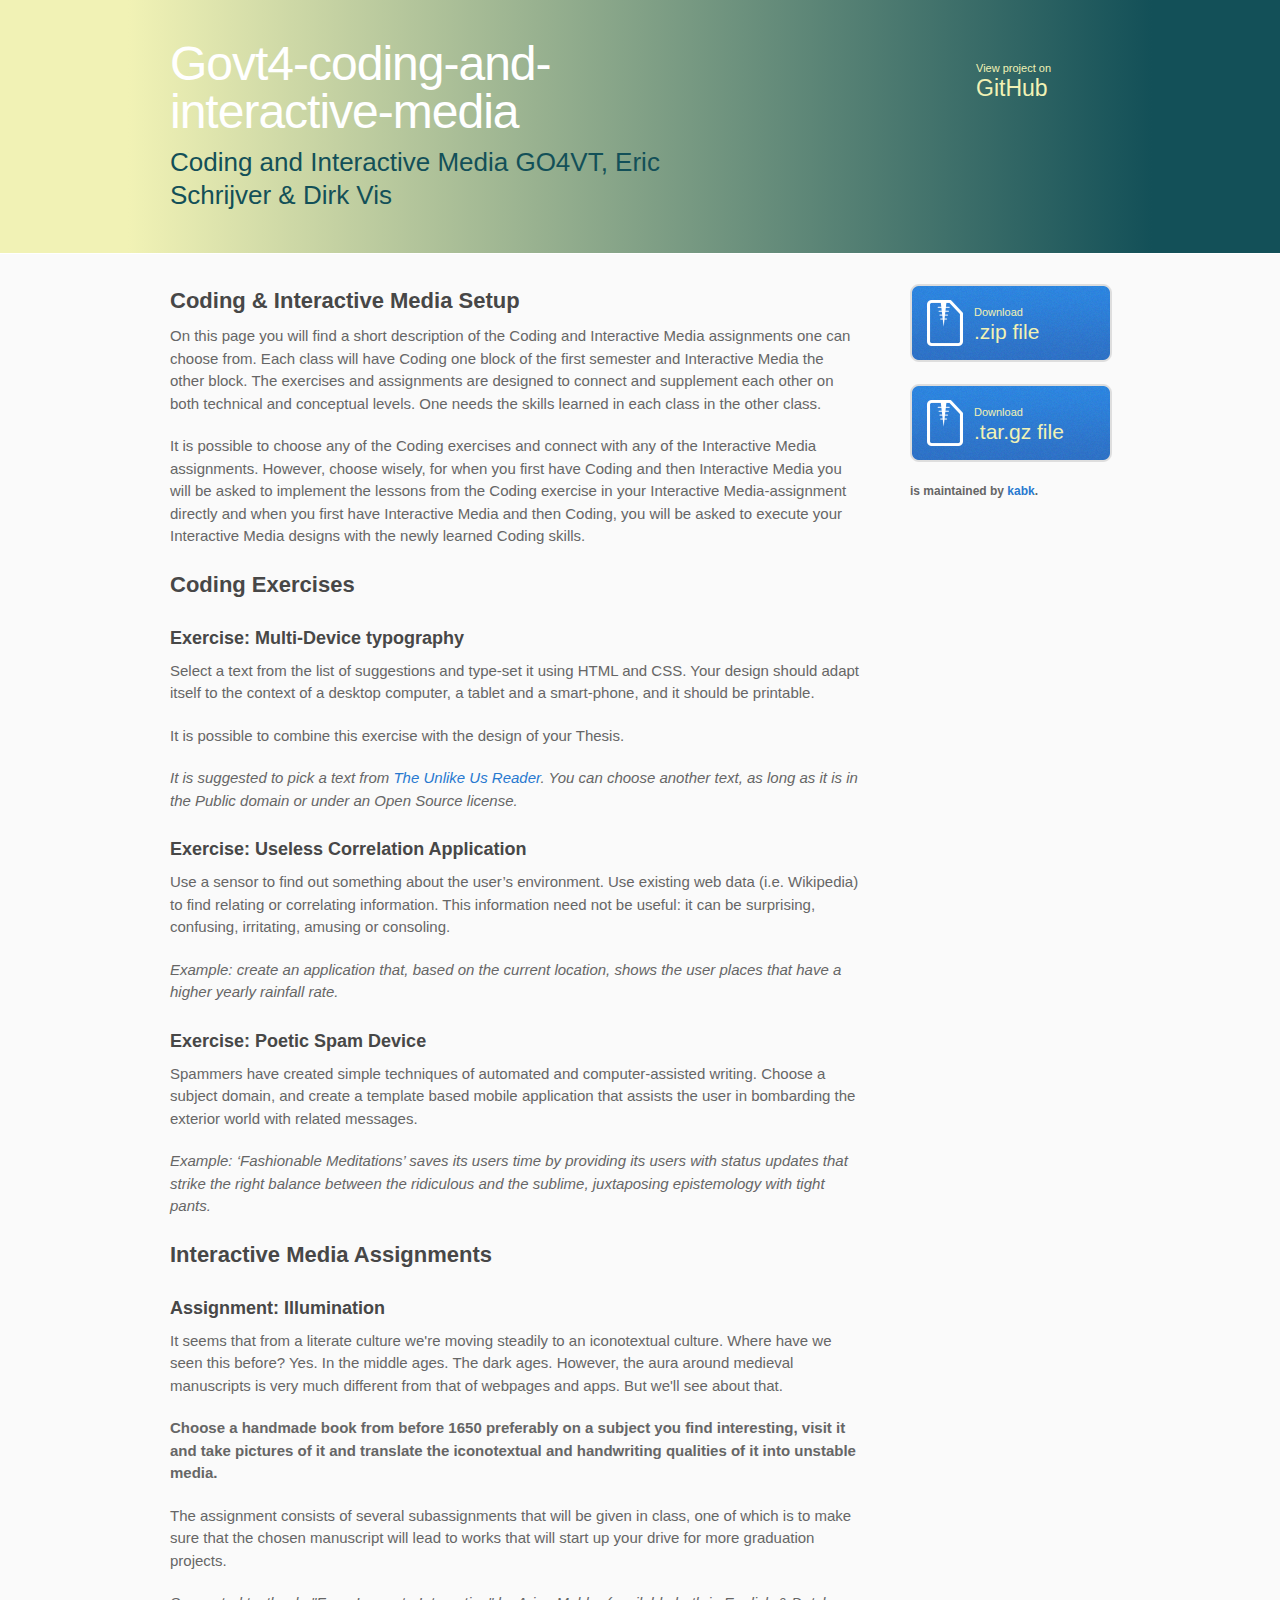
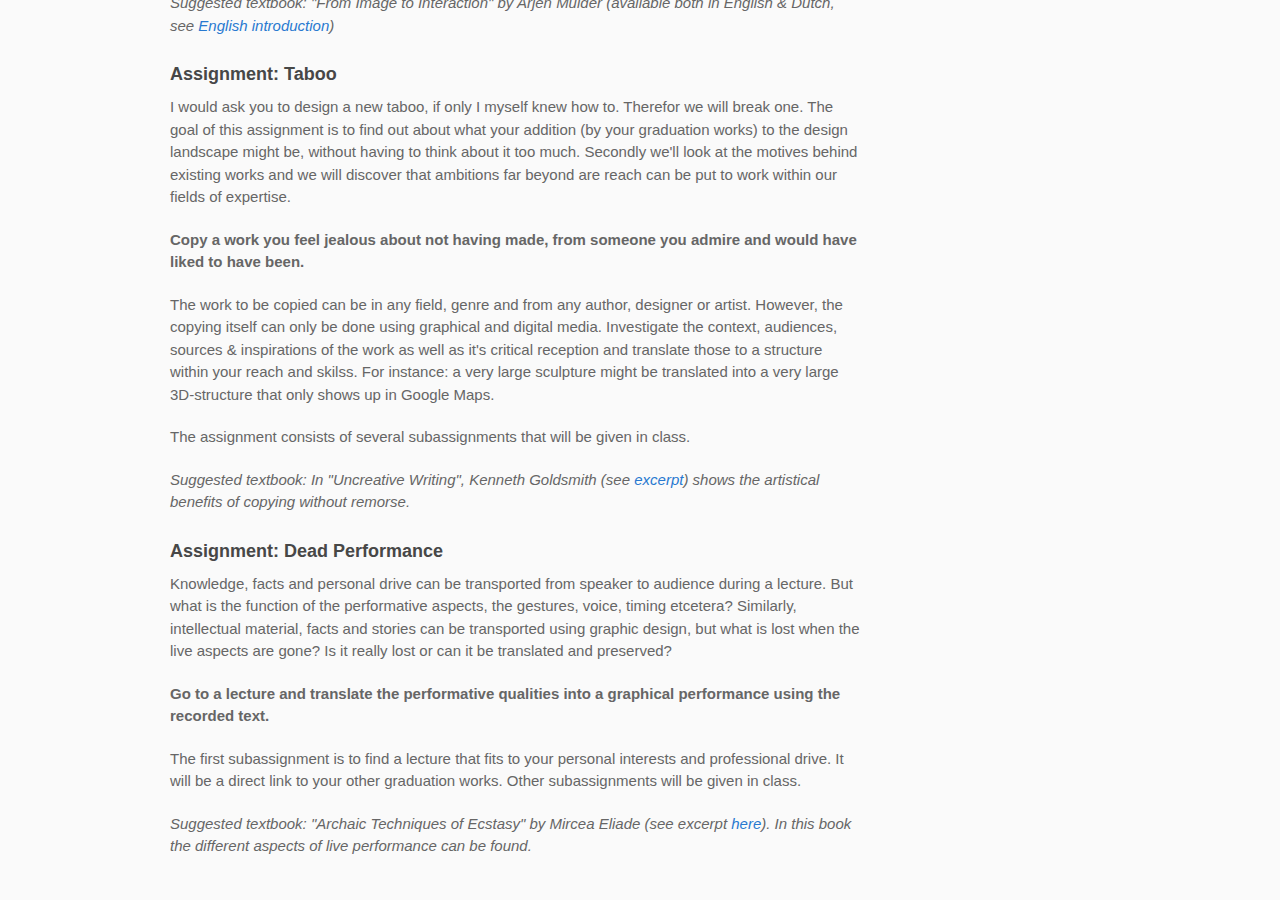
<file: index.html>
<!DOCTYPE html>
<html>
  <head>
    <meta charset='utf-8'>
    <meta http-equiv="X-UA-Compatible" content="chrome=1">
    <meta name="viewport" content="width=device-width, initial-scale=1, maximum-scale=1">
    <link href='https://fonts.googleapis.com/css?family=Architects+Daughter' rel='stylesheet' type='text/css'>
    <link rel="stylesheet" type="text/css" href="stylesheets/stylesheet.css" media="screen">
    <link rel="stylesheet" type="text/css" href="stylesheets/pygment_trac.css" media="screen">
    <link rel="stylesheet" type="text/css" href="stylesheets/print.css" media="print">

    <!--[if lt IE 9]>
    <script src="//html5shiv.googlecode.com/svn/trunk/html5.js"></script>
    <![endif]-->

    <title>Govt4-coding-and-interactive-media by kabk</title>
  </head>

  <body>
    <header>
      <div class="inner">
        <h1>Govt4-coding-and-interactive-media</h1>
        <h2>Coding and Interactive Media GO4VT, Eric Schrijver &amp; Dirk Vis</h2>
        <a href="https://github.com/kabk/govt4-coding-and-interactive-media" class="button"><small>View project on</small>GitHub</a>
      </div>
    </header>

    <div id="content-wrapper">
      <div class="inner clearfix">
        <section id="main-content">
        
        <h2>Coding &amp; Interactive Media Setup</h2>
        
        <p>On this page you will find a short description of the Coding and Interactive Media assignments one can choose from. Each class will have Coding one block of the first semester and Interactive Media the other block. The exercises and assignments are designed to connect and supplement each other on both technical and conceptual levels. One needs the skills learned in each class in the other class.</p>
        <p>It is possible to choose any of the Coding exercises and connect with any of the Interactive Media assignments. However, choose wisely, for when you first have Coding and then Interactive Media you will be asked to implement the lessons from the Coding exercise in your Interactive Media-assignment directly and when you first have Interactive Media and then Coding, you will be asked to execute your Interactive Media designs with the newly learned Coding skills.
         
         <h2>Coding Exercises</h2>

<h3>Exercise: Multi-Device typography</h3>

<p>Select a text from the list of suggestions and type-set it using HTML and CSS. Your design should adapt itself to the context of a desktop computer, a tablet and a smart-phone, and it should be printable.</p>

<p>It is possible to combine this exercise with the design of your Thesis.</p>

<p><em>It is suggested to pick a text from <a href="http://networkcultures.org/unlikeus/" title="Unlike Us">The Unlike Us Reader</a>. You can choose another text, as long as it is in the Public domain or under an Open Source license.</em></p>

<h3>Exercise: Useless Correlation Application</h3>

<p>Use a sensor to find out something about the user’s environment. Use existing web data (i.e. Wikipedia) to find relating or correlating information. This information need not be useful: it can be surprising, confusing, irritating, amusing or consoling.</p>

<p><em>Example: create an application that, based on the current location, shows the user places that have a higher yearly rainfall rate.</em></p>

<h3>Exercise: Poetic Spam Device</h3>

<p>Spammers have created simple techniques of automated and computer-assisted writing. Choose a subject domain, and create a template based mobile application that assists the user in bombarding the exterior world with related messages.</p>

<p><em>Example: ‘Fashionable Meditations’ saves its users time by providing its users with status updates that strike the right balance between the ridiculous and the sublime, juxtaposing epistemology with tight pants.</em></p>

<h2>Interactive Media Assignments</h2>

<h3>Assignment: Illumination</h3>
<p>It seems that from a literate culture we're moving steadily to an iconotextual culture. Where have we seen this before? Yes. In the middle ages. The dark ages. However, the aura around medieval manuscripts is very much different from that of webpages and apps. But we'll see about that.</p>
<p><strong>Choose a handmade book from before 1650 preferably on a subject you find interesting, visit it and take pictures of it and translate the iconotextual and handwriting qualities of it into unstable media.</strong></p>
<p>The assignment consists of several subassignments that will be given in class, one of which is to make sure that the chosen manuscript will lead to works that will start up your drive for more graduation projects.</p>
<p><em>Suggested textbook: "From Image to Interaction" by Arjen Mulder (available both in English & Dutch, see <a href="http://v2.nl/publishing/archive/articles/introduction-from-image-to-interaction">English introduction</a>)</em></p>

<h3>Assignment: Taboo</h3>
<p>I would ask you to design a new taboo, if only I myself knew how to. Therefor we will break one. The goal of this assignment is to find out about what your addition (by your graduation works) to the design landscape might be, without having to think about it too much. Secondly we'll look at the motives behind existing works and we will discover that ambitions far beyond are reach can be put to work within our fields of expertise.</p>
<p><strong>Copy a work you feel jealous about not having made, from someone you admire and would have liked to have been.</strong></p>
<p>The work to be copied can be in any field, genre and from any author, designer or artist. However, the copying itself can only be done using graphical and digital media. Investigate the context, audiences, sources & inspirations of the work as well as it's critical reception and translate those to a structure within your reach and skilss. For instance: a very large sculpture might be translated into a very large 3D-structure that only shows up in Google Maps.</p>
<p>The assignment consists of several subassignments that will be given in class.</p>
<p><em>Suggested textbook: In "Uncreative Writing", Kenneth Goldsmith (see <a href="http://www.veramaurinapress.org/pdfs/Kenneth-Goldsmith_uncreative-writing.pdf">excerpt</a>) shows the artistical benefits of copying without remorse.</em></p>

<h3>Assignment: Dead Performance</h3>
<p>Knowledge, facts and personal drive can be transported from speaker to audience during a lecture. But what is the function of the performative aspects, the gestures, voice, timing etcetera? Similarly, intellectual material, facts and stories can be transported using graphic design, but what is lost when the live aspects are gone? Is it really lost or can it be translated and preserved?</p>
<p><strong>Go to a lecture and translate the performative qualities into a graphical performance using the recorded text.</strong></p>
<p>The first subassignment is to find a lecture that fits to your personal interests and professional drive. It will be a direct link to your other graduation works. Other subassignments will be given in class.</p>
<p><em>Suggested textbook: "Archaic Techniques of Ecstasy" by Mircea Eliade (see excerpt <a href="http://www.veramaurinapress.org/pdfs/Kenneth-Goldsmith_uncreative-writing.pdf">here</a>). In this book the different aspects of live performance can be found.</em></p>


         
        </section>

        <aside id="sidebar">
          <a href="https://github.com/kabk/govt4-coding-and-interactive-media/zipball/master" class="button">
            <small>Download</small>
            .zip file
          </a>
          <a href="https://github.com/kabk/govt4-coding-and-interactive-media/tarball/master" class="button">
            <small>Download</small>
            .tar.gz file
          </a>

          <p class="repo-owner"><a href="https://github.com/kabk/govt4-coding-and-interactive-media"></a> is maintained by <a href="https://github.com/kabk">kabk</a>.</p>

        </aside>
      </div>
    </div>

  
  </body>
</html>
</file>
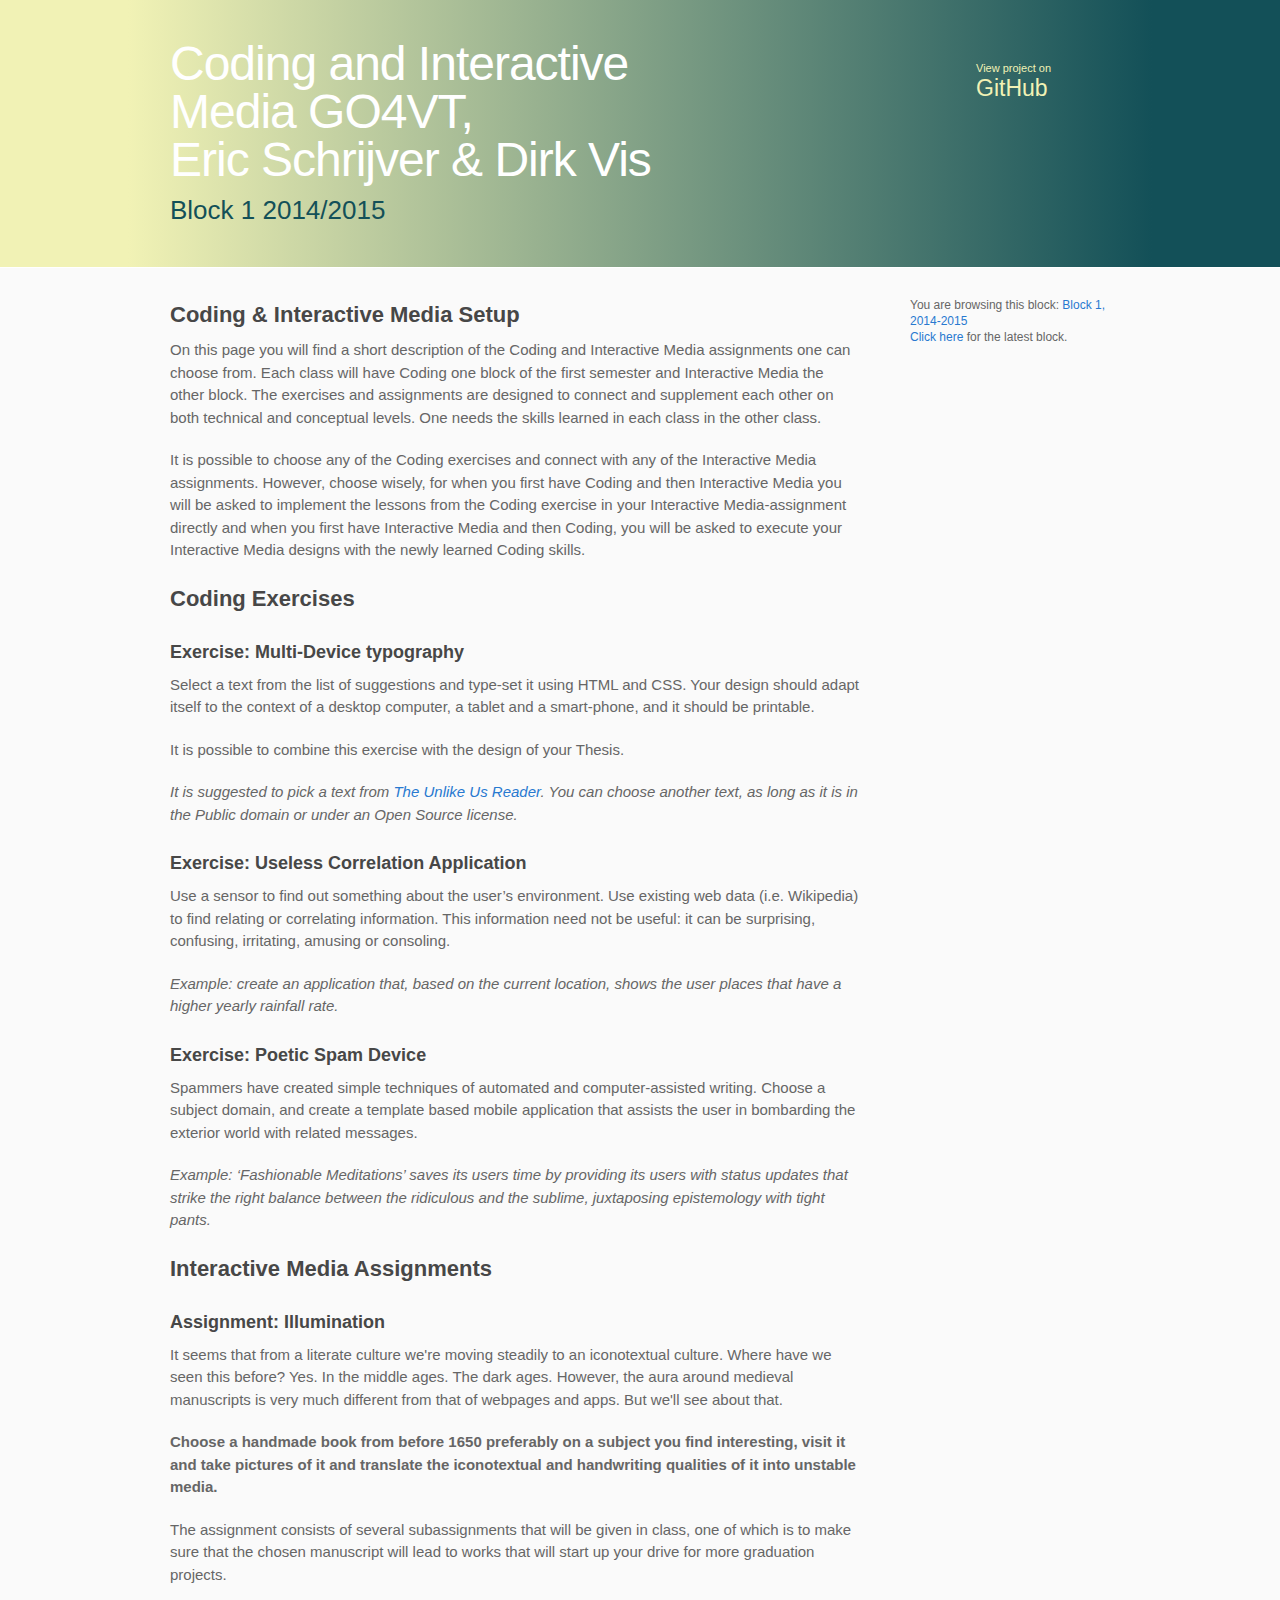
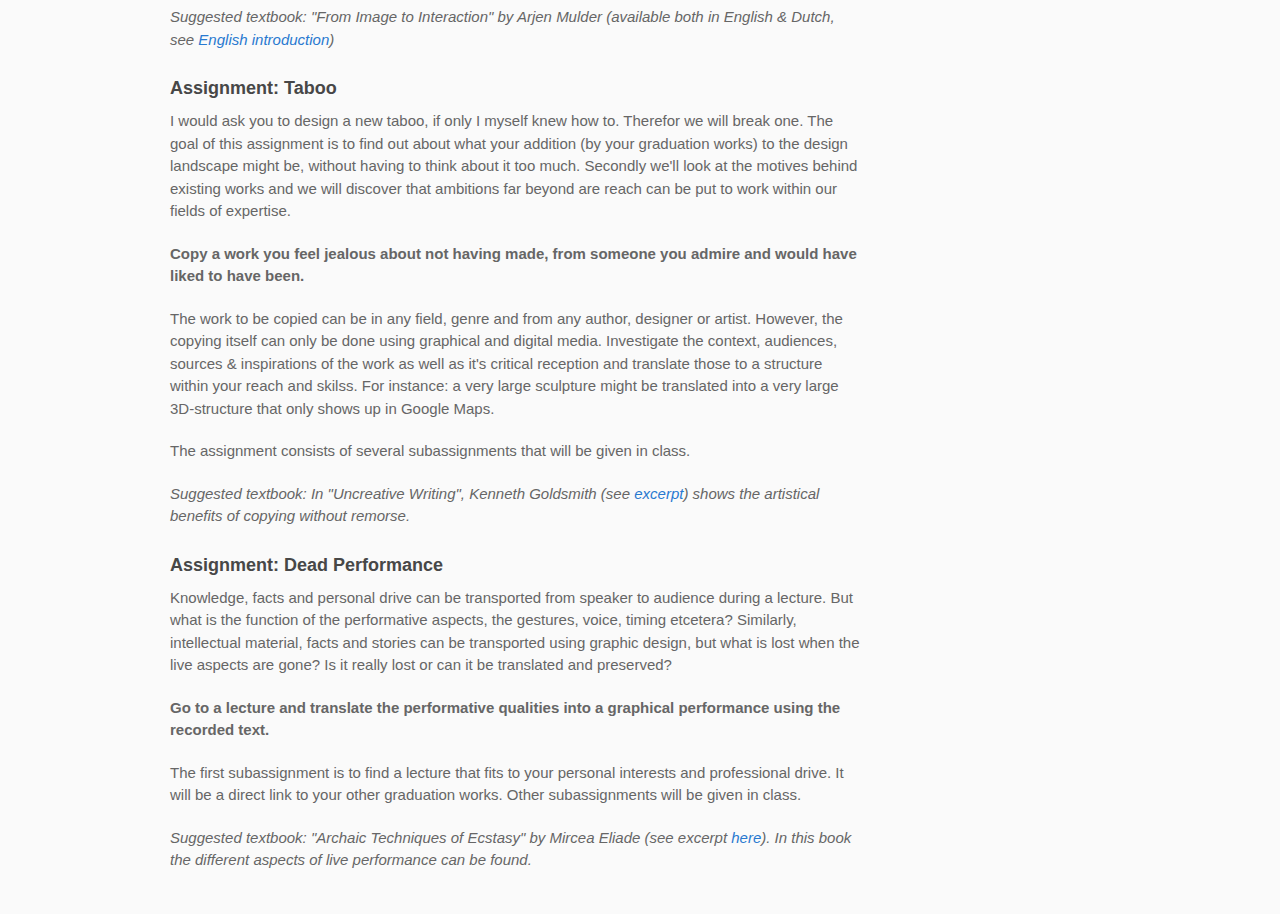
<file: 1415-block-1.html>
<!DOCTYPE html>
<html>
  <head>
    <meta charset='utf-8'>
    <meta http-equiv="X-UA-Compatible" content="chrome=1">
    <meta name="viewport" content="width=device-width, initial-scale=1, maximum-scale=1">
    <link href='https://fonts.googleapis.com/css?family=Architects+Daughter' rel='stylesheet' type='text/css'>
    <link rel="stylesheet" type="text/css" href="stylesheets/stylesheet.css" media="screen">
    <link rel="stylesheet" type="text/css" href="stylesheets/pygment_trac.css" media="screen">
    <link rel="stylesheet" type="text/css" href="stylesheets/print.css" media="print">

    <!--[if lt IE 9]>
    <script src="//html5shiv.googlecode.com/svn/trunk/html5.js"></script>
    <![endif]-->

    <title>Coding and Interactive Media GO4VT, Eric Schrijver &amp; Dirk Vis, KABK, Block 1 2014/2015</title>
  </head>

  <body>
    <header>
      <div class="inner">
        <h1>Coding and Interactive Media GO4VT,<br/> Eric Schrijver &amp; Dirk Vis</h1>
        <h2>Block 1 2014/2015</h2>
        <a href="https://github.com/kabk/govt4-coding-and-interactive-media" class="button"><small>View project on</small>GitHub</a>
      </div>
    </header>

    <div id="content-wrapper">
      <div class="inner clearfix">
        <section id="main-content">
        
        <h2>Coding &amp; Interactive Media Setup</h2>
        
        <p>On this page you will find a short description of the Coding and Interactive Media assignments one can choose from. Each class will have Coding one block of the first semester and Interactive Media the other block. The exercises and assignments are designed to connect and supplement each other on both technical and conceptual levels. One needs the skills learned in each class in the other class.</p>
        <p>It is possible to choose any of the Coding exercises and connect with any of the Interactive Media assignments. However, choose wisely, for when you first have Coding and then Interactive Media you will be asked to implement the lessons from the Coding exercise in your Interactive Media-assignment directly and when you first have Interactive Media and then Coding, you will be asked to execute your Interactive Media designs with the newly learned Coding skills.
         
         <h2>Coding Exercises</h2>

<h3>Exercise: Multi-Device typography</h3>

<p>Select a text from the list of suggestions and type-set it using HTML and CSS. Your design should adapt itself to the context of a desktop computer, a tablet and a smart-phone, and it should be printable.</p>

<p>It is possible to combine this exercise with the design of your Thesis.</p>

<p><em>It is suggested to pick a text from <a href="http://networkcultures.org/unlikeus/" title="Unlike Us">The Unlike Us Reader</a>. You can choose another text, as long as it is in the Public domain or under an Open Source license.</em></p>

<h3>Exercise: Useless Correlation Application</h3>

<p>Use a sensor to find out something about the user’s environment. Use existing web data (i.e. Wikipedia) to find relating or correlating information. This information need not be useful: it can be surprising, confusing, irritating, amusing or consoling.</p>

<p><em>Example: create an application that, based on the current location, shows the user places that have a higher yearly rainfall rate.</em></p>

<h3>Exercise: Poetic Spam Device</h3>

<p>Spammers have created simple techniques of automated and computer-assisted writing. Choose a subject domain, and create a template based mobile application that assists the user in bombarding the exterior world with related messages.</p>

<p><em>Example: ‘Fashionable Meditations’ saves its users time by providing its users with status updates that strike the right balance between the ridiculous and the sublime, juxtaposing epistemology with tight pants.</em></p>

<h2>Interactive Media Assignments</h2>

<h3>Assignment: Illumination</h3>
<p>It seems that from a literate culture we're moving steadily to an iconotextual culture. Where have we seen this before? Yes. In the middle ages. The dark ages. However, the aura around medieval manuscripts is very much different from that of webpages and apps. But we'll see about that.</p>
<p><strong>Choose a handmade book from before 1650 preferably on a subject you find interesting, visit it and take pictures of it and translate the iconotextual and handwriting qualities of it into unstable media.</strong></p>
<p>The assignment consists of several subassignments that will be given in class, one of which is to make sure that the chosen manuscript will lead to works that will start up your drive for more graduation projects.</p>
<p><em>Suggested textbook: "From Image to Interaction" by Arjen Mulder (available both in English & Dutch, see <a href="http://v2.nl/publishing/archive/articles/introduction-from-image-to-interaction">English introduction</a>)</em></p>

<h3>Assignment: Taboo</h3>
<p>I would ask you to design a new taboo, if only I myself knew how to. Therefor we will break one. The goal of this assignment is to find out about what your addition (by your graduation works) to the design landscape might be, without having to think about it too much. Secondly we'll look at the motives behind existing works and we will discover that ambitions far beyond are reach can be put to work within our fields of expertise.</p>
<p><strong>Copy a work you feel jealous about not having made, from someone you admire and would have liked to have been.</strong></p>
<p>The work to be copied can be in any field, genre and from any author, designer or artist. However, the copying itself can only be done using graphical and digital media. Investigate the context, audiences, sources & inspirations of the work as well as it's critical reception and translate those to a structure within your reach and skilss. For instance: a very large sculpture might be translated into a very large 3D-structure that only shows up in Google Maps.</p>
<p>The assignment consists of several subassignments that will be given in class.</p>
<p><em>Suggested textbook: In "Uncreative Writing", Kenneth Goldsmith (see <a href="http://www.veramaurinapress.org/pdfs/Kenneth-Goldsmith_uncreative-writing.pdf">excerpt</a>) shows the artistical benefits of copying without remorse.</em></p>

<h3>Assignment: Dead Performance</h3>
<p>Knowledge, facts and personal drive can be transported from speaker to audience during a lecture. But what is the function of the performative aspects, the gestures, voice, timing etcetera? Similarly, intellectual material, facts and stories can be transported using graphic design, but what is lost when the live aspects are gone? Is it really lost or can it be translated and preserved?</p>
<p><strong>Go to a lecture and translate the performative qualities into a graphical performance using the recorded text.</strong></p>
<p>The first subassignment is to find a lecture that fits to your personal interests and professional drive. It will be a direct link to your other graduation works. Other subassignments will be given in class.</p>
<p><em>Suggested textbook: "Archaic Techniques of Ecstasy" by Mircea Eliade (see excerpt <a href="http://www.veramaurinapress.org/pdfs/Kenneth-Goldsmith_uncreative-writing.pdf">here</a>). In this book the different aspects of live performance can be found.</em></p>


         
        </section>

        <aside id="sidebar">
          You are browsing this block: <a>Block 1, 2014-2015</a><br />
          <a href="index.html">Click here</a> for the latest block.
        </aside>
      </div>
    </div>

  
  </body>
</html>
</file>
<file: stylesheets/pygment_trac.css>
.highlight  { background: #ffffff; }
.highlight .c { color: #999988; font-style: italic } /* Comment */
.highlight .err { color: #a61717; background-color: #e3d2d2 } /* Error */
.highlight .k { font-weight: bold } /* Keyword */
.highlight .o { font-weight: bold } /* Operator */
.highlight .cm { color: #999988; font-style: italic } /* Comment.Multiline */
.highlight .cp { color: #999999; font-weight: bold } /* Comment.Preproc */
.highlight .c1 { color: #999988; font-style: italic } /* Comment.Single */
.highlight .cs { color: #999999; font-weight: bold; font-style: italic } /* Comment.Special */
.highlight .gd { color: #000000; background-color: #ffdddd } /* Generic.Deleted */
.highlight .gd .x { color: #000000; background-color: #ffaaaa } /* Generic.Deleted.Specific */
.highlight .ge { font-style: italic } /* Generic.Emph */
.highlight .gr { color: #aa0000 } /* Generic.Error */
.highlight .gh { color: #999999 } /* Generic.Heading */
.highlight .gi { color: #000000; background-color: #ddffdd } /* Generic.Inserted */
.highlight .gi .x { color: #000000; background-color: #aaffaa } /* Generic.Inserted.Specific */
.highlight .go { color: #888888 } /* Generic.Output */
.highlight .gp { color: #555555 } /* Generic.Prompt */
.highlight .gs { font-weight: bold } /* Generic.Strong */
.highlight .gu { color: #800080; font-weight: bold; } /* Generic.Subheading */
.highlight .gt { color: #aa0000 } /* Generic.Traceback */
.highlight .kc { font-weight: bold } /* Keyword.Constant */
.highlight .kd { font-weight: bold } /* Keyword.Declaration */
.highlight .kn { font-weight: bold } /* Keyword.Namespace */
.highlight .kp { font-weight: bold } /* Keyword.Pseudo */
.highlight .kr { font-weight: bold } /* Keyword.Reserved */
.highlight .kt { color: #445588; font-weight: bold } /* Keyword.Type */
.highlight .m { color: #009999 } /* Literal.Number */
.highlight .s { color: #d14 } /* Literal.String */
.highlight .na { color: #008080 } /* Name.Attribute */
.highlight .nb { color: #0086B3 } /* Name.Builtin */
.highlight .nc { color: #445588; font-weight: bold } /* Name.Class */
.highlight .no { color: #008080 } /* Name.Constant */
.highlight .ni { color: #800080 } /* Name.Entity */
.highlight .ne { color: #990000; font-weight: bold } /* Name.Exception */
.highlight .nf { color: #990000; font-weight: bold } /* Name.Function */
.highlight .nn { color: #555555 } /* Name.Namespace */
.highlight .nt { color: #000080 } /* Name.Tag */
.highlight .nv { color: #008080 } /* Name.Variable */
.highlight .ow { font-weight: bold } /* Operator.Word */
.highlight .w { color: #bbbbbb } /* Text.Whitespace */
.highlight .mf { color: #009999 } /* Literal.Number.Float */
.highlight .mh { color: #009999 } /* Literal.Number.Hex */
.highlight .mi { color: #009999 } /* Literal.Number.Integer */
.highlight .mo { color: #009999 } /* Literal.Number.Oct */
.highlight .sb { color: #d14 } /* Literal.String.Backtick */
.highlight .sc { color: #d14 } /* Literal.String.Char */
.highlight .sd { color: #d14 } /* Literal.String.Doc */
.highlight .s2 { color: #d14 } /* Literal.String.Double */
.highlight .se { color: #d14 } /* Literal.String.Escape */
.highlight .sh { color: #d14 } /* Literal.String.Heredoc */
.highlight .si { color: #d14 } /* Literal.String.Interpol */
.highlight .sx { color: #d14 } /* Literal.String.Other */
.highlight .sr { color: #009926 } /* Literal.String.Regex */
.highlight .s1 { color: #d14 } /* Literal.String.Single */
.highlight .ss { color: #990073 } /* Literal.String.Symbol */
.highlight .bp { color: #999999 } /* Name.Builtin.Pseudo */
.highlight .vc { color: #008080 } /* Name.Variable.Class */
.highlight .vg { color: #008080 } /* Name.Variable.Global */
.highlight .vi { color: #008080 } /* Name.Variable.Instance */
.highlight .il { color: #009999 } /* Literal.Number.Integer.Long */

.type-csharp .highlight .k { color: #0000FF }
.type-csharp .highlight .kt { color: #0000FF }
.type-csharp .highlight .nf { color: #000000; font-weight: normal }
.type-csharp .highlight .nc { color: #2B91AF }
.type-csharp .highlight .nn { color: #000000 }
.type-csharp .highlight .s { color: #A31515 }
.type-csharp .highlight .sc { color: #A31515 }
</file>
<file: stylesheets/print.css>
html, body, div, span, applet, object, iframe,
h1, h2, h3, h4, h5, h6, p, blockquote, pre,
a, abbr, acronym, address, big, cite, code,
del, dfn, em, img, ins, kbd, q, s, samp,
small, strike, strong, sub, sup, tt, var,
b, u, i, center,
dl, dt, dd, ol, ul, li,
fieldset, form, label, legend,
table, caption, tbody, tfoot, thead, tr, th, td,
article, aside, canvas, details, embed, 
figure, figcaption, footer, header, hgroup, 
menu, nav, output, ruby, section, summary,
time, mark, audio, video {
  margin: 0;
  padding: 0;
  border: 0;
  font-size: 100%;
  font: inherit;
  vertical-align: baseline;
}
/* HTML5 display-role reset for older browsers */
article, aside, details, figcaption, figure, 
footer, header, hgroup, menu, nav, section {
  display: block;
}
body {
  line-height: 1;
}
ol, ul {
  list-style: none;
}
blockquote, q {
  quotes: none;
}
blockquote:before, blockquote:after,
q:before, q:after {
  content: '';
  content: none;
}
table {
  border-collapse: collapse;
  border-spacing: 0;
}
body {
  font-size: 13px;
  line-height: 1.5; 
  font-family: 'Helvetica Neue', Helvetica, Arial, serif;
  color: #000;
}

a {
  color: #d5000d;
  font-weight: bold;
}

header {
  padding-top: 35px;
  padding-bottom: 10px;
}

header h1 {
  font-weight: bold;
  letter-spacing: -1px;
  font-size: 48px;
  color: #303030;
  line-height: 1.2;
}

header h2 {
  letter-spacing: -1px;
  font-size: 24px;
  color: #aaa;
  font-weight: normal;
  line-height: 1.3;
}
#downloads {
  display: none;
}
#main_content {
  padding-top: 20px;
}

code, pre {
  font-family: Monaco, "Bitstream Vera Sans Mono", "Lucida Console", Terminal;
  color: #222;
  margin-bottom: 30px;
  font-size: 12px;
}

code {
  padding: 0 3px;
}

pre {
  border: solid 1px #ddd;
  padding: 20px;
  overflow: auto;
}
pre code {
  padding: 0;
}

ul, ol, dl {
  margin-bottom: 20px;
}


/* COMMON STYLES */

table {
  width: 100%;
  border: 1px solid #ebebeb;
}

th {
  font-weight: 500;
}

td {
  border: 1px solid #ebebeb;
  text-align: center; 
  font-weight: 300;
}

form {
  background: #f2f2f2;
  padding: 20px;
  
}


/* GENERAL ELEMENT TYPE STYLES */

h1 {
  font-size: 2.8em;
} 

h2 {
  font-size: 22px;
  font-weight: bold;
  color: #303030;
  margin-bottom: 8px;
} 

h3 {
  color: #d5000d;
  font-size: 18px;
  font-weight: bold;
  margin-bottom: 8px;
} 
 
h4 {
  font-size: 16px;
  color: #303030;
  font-weight: bold;
} 

h5 {
  font-size: 1em;
  color: #303030;
} 

h6 {
  font-size: .8em;
  color: #303030;
} 

p {
  font-weight: 300;
  margin-bottom: 20px;
}
 
a {
  text-decoration: none;
}

p a {
  font-weight: 400;
}

blockquote {
  font-size: 1.6em;
  border-left: 10px solid #e9e9e9;
  margin-bottom: 20px;
  padding: 0 0 0 30px;
}

ul li {
  list-style: disc inside;
  padding-left: 20px;
}

ol li {
  list-style: decimal inside;
  padding-left: 3px;
}

dl dd {
  font-style: italic;
  font-weight: 100;
}

footer {
  margin-top: 40px;
  padding-top: 20px;
  padding-bottom: 30px;
  font-size: 13px;
  color: #aaa;
}

footer a {
  color: #666;
}

/* MISC */
.clearfix:after {
  clear: both;
  content: '.';
  display: block;
  visibility: hidden;
  height: 0;
}

.clearfix {display: inline-block;}
* html .clearfix {height: 1%;}
.clearfix {display: block;}
</file>
<file: stylesheets/stylesheet.css>
/* http://meyerweb.com/eric/tools/css/reset/ 
   v2.0 | 20110126
   License: none (public domain)
*/
html, body, div, span, applet, object, iframe,
h1, h2, h3, h4, h5, h6, p, blockquote, pre,
a, abbr, acronym, address, big, cite, code,
del, dfn, em, img, ins, kbd, q, s, samp,
small, strike, strong, sub, sup, tt, var,
b, u, i, center,
dl, dt, dd, ol, ul, li,
fieldset, form, label, legend,
table, caption, tbody, tfoot, thead, tr, th, td,
article, aside, canvas, details, embed, 
figure, figcaption, footer, header, hgroup, 
menu, nav, output, ruby, section, summary,
time, mark, audio, video {
	margin: 0;
	padding: 0;
	border: 0;
	font-size: 100%;
	font: inherit;
	vertical-align: baseline;
}
/* HTML5 display-role reset for older browsers */
article, aside, details, figcaption, figure, 
footer, header, hgroup, menu, nav, section {
	display: block;
}
body {
	line-height: 1;
	
}
ol, ul {
	list-style: none;
}
blockquote, q {
	quotes: none;
}
blockquote:before, blockquote:after,
q:before, q:after {
	content: '';
	content: none;
}
table {
	border-collapse: collapse;
	border-spacing: 0;
}

/* LAYOUT STYLES */
body {
  font-size: 15px;
  line-height: 1.5; 
  background: #fafafa;
  font-family: 'Helvetica Neue', Helvetica, Arial, serif;
  font-weight: 400;
  color: #666;
}

em {
   font-style:italic;
}

strong {
	font-weight:bold;
}

a {
  color: #2879d0;
}
a:hover {
  color: #2268b2;
}

header {
  padding-top: 40px;
  padding-bottom: 40px;
  background: -webkit-linear-gradient(90deg, #F1F2B5 10%, #135058 90%); /* Chrome 10+, Saf5.1+ */
   background:    -moz-linear-gradient(90deg, #F1F2B5 10%, #135058 90%); /* FF3.6+ */
   background:     -ms-linear-gradient(90deg, #F1F2B5 10%, #135058 90%); /* IE10 */
   background:      -o-linear-gradient(90deg, #F1F2B5 10%, #135058 90%); /* Opera 11.10+ */
   background:         linear-gradient(90deg, #F1F2B5 10%, #135058 90%); /* W3C */      
  border-bottom: none;
}

header h1 {
  letter-spacing: -1px;
  font-size: 48px;
  color: #fff;
  line-height: 1;
  margin-bottom: 0.2em;
  width: 540px;
}

header h2 {
  font-size: 26px;
  color: #135058;
  font-weight: normal;
  line-height: 1.3;
  width: 540px;
  letter-spacing: 0;
}

.inner {
  position: relative;
  width: 940px;
  margin: 0 auto;
}

#content-wrapper {
  border-top: solid 1px #fff;
  padding-top: 30px;
}

#main-content {
  width: 690px;
  float: left;
}

#main-content img {
  max-width: 100%;
}

aside#sidebar {
  width: 200px;
  padding-left: 20px;
  min-height: 504px;
  float: right;
  background: transparent;
  font-size: 12px;
  line-height: 1.3;
}

aside#sidebar p.repo-owner,
aside#sidebar p.repo-owner a {
  font-weight: bold;
}

#downloads {
  margin-bottom: 40px;
}

a.button {
  width: 134px;
  height: 58px;
  line-height: 1.2;
  font-size: 23px;
  color: #F1F2B5;
  padding-left: 68px;
  padding-top: 22px;
  font-family: 'Helvetica Neue', Helvetica, Arial, serif; 
}
a.button small {
  display: block;
  font-size: 11px;
}
header a.button {
  position: absolute;
  right: 0;
  top: 0;
}
aside a.button {
  width: 138px;
  padding-left: 64px;
  display: block;
  background: transparent url(../images/download-button.png) 0 0 no-repeat;
  margin-bottom: 20px;
  font-size: 21px;
}

code, pre {
  font-family: Monaco, "Bitstream Vera Sans Mono", "Lucida Console", Terminal, monospace;
  color: #222;
  margin-bottom: 30px;
  font-size: 13px;
}

code {
  background-color: #f2f8fc;
  border: solid 1px #dbe7f3;
  padding: 0 3px;
}

pre {
  padding: 20px;
  background: #fff;
  text-shadow: none;
  overflow: auto;
  border: solid 1px #f2f2f2;
}
pre code {
  color: #2879d0;
  background-color: #fff;
  border: none;
  padding: 0;
}

ul, ol, dl {
  margin-bottom: 20px;
}


/* COMMON STYLES */

hr {
  height: 1px;
  line-height: 1px;
  margin-top: 1em;
  padding-bottom: 1em;
  border: none;
  background: transparent url('../images/hr.png') 0 0 no-repeat;
}

table {
  width: 100%;
  border: 1px solid #ebebeb;
}

th {
  font-weight: 500;
}

td {
  border: 1px solid #ebebeb;
  text-align: center; 
  font-weight: 300;
}

form {
  background: #f2f2f2;
  padding: 20px;
  
}


/* GENERAL ELEMENT TYPE STYLES */

#main-content h1 {
  font-size: 2.8em;
  letter-spacing: -1px;
  color: #474747;
} 



#main-content h2 {
  font-size: 22px;
  font-weight: bold;
  margin-bottom: 8px;
  color: #474747;
} 

#main-content h3 {
  font-size: 18px;
  font-weight: bold;
  margin-top: 24px;
  margin-bottom: 8px;
  color: #474747;
} 
 
#main-content h4 {
  font-size: 15px;
  font-weight: bold;
  color: #474747;
} 
#main-content h5 {
  font-size: 14px;
  color: #474747;
} 

#main-content h6 {
  font-size: .8em;
  color: #474747;
} 

p {
  margin-bottom: 20px;
}
 
a {
  text-decoration: none;
}

p a {
  font-weight: 400;
}

blockquote {
  font-size: 1.6em;
  border-left: 10px solid #e9e9e9;
  margin-bottom: 20px;
  padding: 0 0 0 30px;
}

ul {
  list-style: disc inside;
  padding-left: 20px;
}

ol {
  list-style: decimal inside;
  padding-left: 3px;
}

dl dd {
  margin-left: 16px;
}

footer {
  background: transparent url('../images/hr.png') 0 0 no-repeat;
  margin-top: 40px;
  padding-top: 20px;
  padding-bottom: 30px;
  font-size: 13px;
  color: #aaa;
}

footer a {
  color: #666;
}
footer a:hover {
  color: #444;
}

/* MISC */
.clearfix:after {
  clear: both;
  content: '.';
  display: block;
  visibility: hidden;
  height: 0;
}

.clearfix {display: inline-block;}
* html .clearfix {height: 1%;}
.clearfix {display: block;}

/* #Media Queries
================================================== */

/* Smaller than standard 960 (devices and browsers) */
@media only screen and (max-width: 959px) {}

/* Tablet Portrait size to standard 960 (devices and browsers) */
@media only screen and (min-width: 768px) and (max-width: 959px) {
  .inner {
    width: 740px;
  }
  header h1, header h2 {
    width: 340px;
  }
  header h1 {
    font-size: 60px;
  }
  header h2 {
    font-size: 30px;
  }
  #main-content {
    width: 490px;
  }
  #main-content h1:before,
  #main-content h2:before,
  #main-content h3:before,
  #main-content h4:before,
  #main-content h5:before,
  #main-content h6:before {
    content: none;
    padding-right: 0;
    margin-left: 0;
  }
}

/* All Mobile Sizes (devices and browser) */
@media only screen and (max-width: 767px) {
  .inner {
    width: 93%;
  }
  header {
    padding: 20px 0;
  }
  header .inner {
    position: relative;
  }
  header h1, header h2 {
    width: 100%;
  }
  header h1 {
    font-size: 48px;
  }
  header h2 {
    font-size: 24px;
  }
  header a.button {
    background-image: none;
    width: auto;
    height: auto;
    display: inline-block;
    margin-top: 15px;
    padding: 5px 10px;
    position: relative;
    text-align: center;
    font-size: 13px;
    line-height: 1;
    background-color: #9ddcff;
    color: #2879d0;
    -moz-border-radius: 5px;
    -webkit-border-radius: 5px;                     
    border-radius: 5px;    
  }
  header a.button small {
    font-size: 13px;
    display: inline;
  }
  #main-content,
  aside#sidebar {
    float: none;
    width: 100% ! important;
  }
  aside#sidebar {
    background-image: none;
    margin-top: 20px;
    border-top: solid 1px #ddd;
    padding: 20px 0;
    min-height: 0;
  }
  aside#sidebar a.button {
    display: none;
  }
  #main-content h1:before,
  #main-content h2:before,
  #main-content h3:before,
  #main-content h4:before,
  #main-content h5:before,
  #main-content h6:before {
    content: none;
    padding-right: 0;
    margin-left: 0;
  }
}

/* Mobile Landscape Size to Tablet Portrait (devices and browsers) */
@media only screen and (min-width: 480px) and (max-width: 767px) {}

/* Mobile Portrait Size to Mobile Landscape Size (devices and browsers) */
@media only screen and (max-width: 479px) {}
</file>
